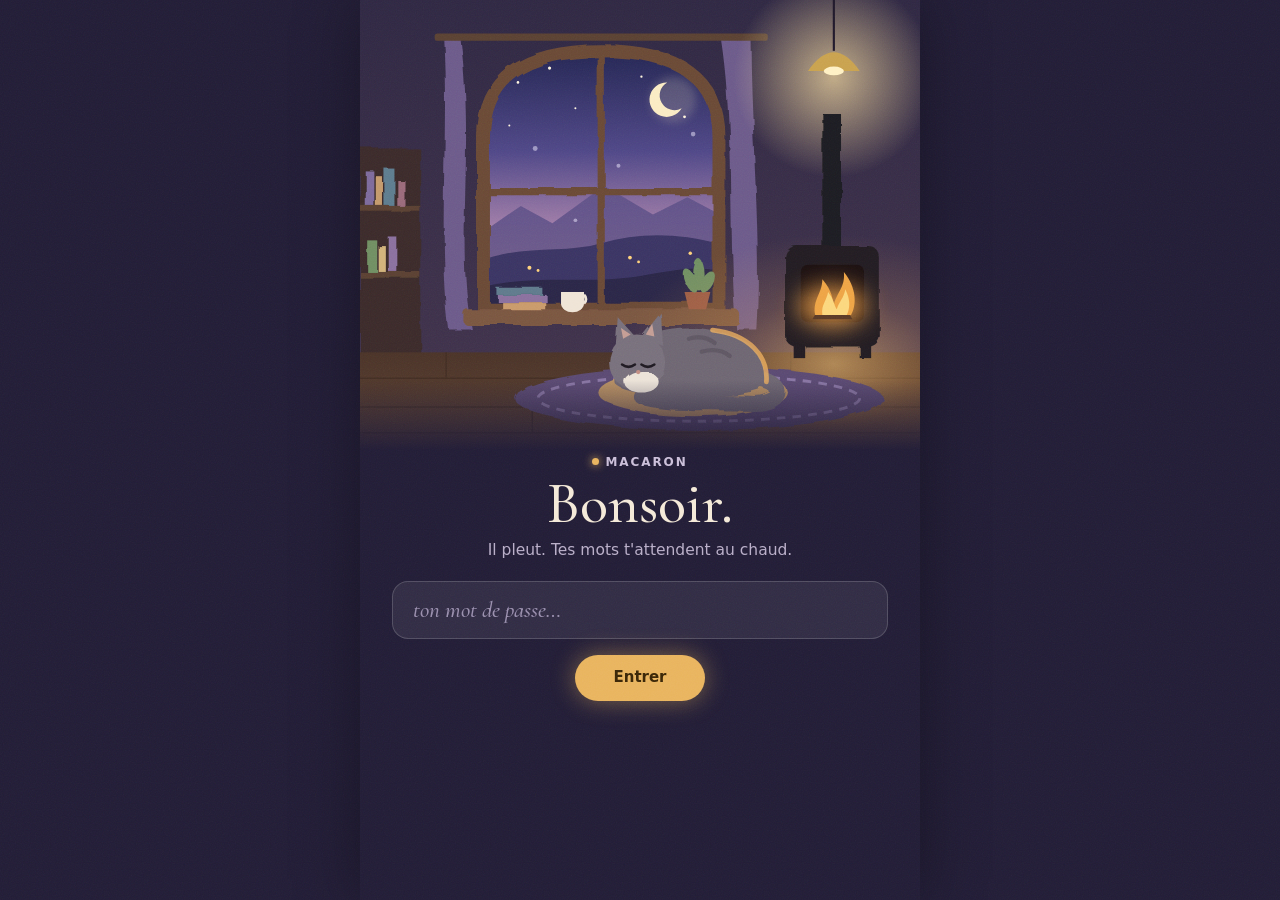
<file: site/index.html>
<!doctype html>
<html lang="fr">
<head>
  <meta charset="utf-8">
  <meta name="viewport" content="width=device-width, initial-scale=1, viewport-fit=cover">
  <title>Macaron</title>
  <meta name="theme-color" content="#221d36">
  <meta name="apple-mobile-web-app-capable" content="yes">
  <meta name="mobile-web-app-capable" content="yes">
  <meta name="apple-mobile-web-app-status-bar-style" content="black-translucent">
  <meta name="apple-mobile-web-app-title" content="Macaron">
  <meta name="robots" content="noindex">
  <link rel="manifest" href="manifest.webmanifest">
  <link rel="icon" href="icons/icon-192.png">
  <link rel="apple-touch-icon" href="icons/apple-touch-icon.png">
  <link rel="preload" href="fonts/cormorant-garamond.woff2" as="font" type="font/woff2" crossorigin>
  <link rel="stylesheet" href="style.css">
</head>
<body class="is-locked">

  <!-- The room at twilight. Original drawing; animated in style.css. -->
  <header class="scene" aria-hidden="true">
    <svg id="scene" viewBox="0 0 390 330" preserveAspectRatio="xMaxYMax slice">
      <defs>
        <linearGradient id="room" x1="0" y1="0" x2="0" y2="1"><stop offset="0" stop-color="#2e2742"/><stop offset="1" stop-color="#43344d"/></linearGradient>
        <linearGradient id="dusk" x1="0" y1="0" x2="0" y2="1"><stop offset="0" stop-color="#232552"/><stop offset=".38" stop-color="#4f4787"/><stop offset=".64" stop-color="#9c7aa6"/><stop offset=".82" stop-color="#dca39a"/><stop offset="1" stop-color="#f3c88c"/></linearGradient>
        <linearGradient id="boards" x1="0" y1="0" x2="0" y2="1"><stop offset="0" stop-color="#4a3328"/><stop offset="1" stop-color="#5e4232"/></linearGradient>
        <radialGradient id="warm"><stop offset="0" stop-color="#ffc977" stop-opacity=".55"/><stop offset=".5" stop-color="#f0a95a" stop-opacity=".18"/><stop offset="1" stop-color="#f0a95a" stop-opacity="0"/></radialGradient>
        <radialGradient id="lampglow"><stop offset="0" stop-color="#ffe3a3" stop-opacity=".7"/><stop offset="1" stop-color="#ffe3a3" stop-opacity="0"/></radialGradient>
        <filter id="blur3" x="-60%" y="-60%" width="220%" height="220%"><feGaussianBlur stdDeviation="3"/></filter>
        <filter id="blur8" x="-80%" y="-80%" width="260%" height="260%"><feGaussianBlur stdDeviation="8"/></filter>
        <filter id="wc"><feTurbulence type="fractalNoise" baseFrequency=".045" numOctaves="3" seed="5"/><feDisplacementMap in="SourceGraphic" scale="4"/></filter>
        <clipPath id="pane"><path d="M86 232 V112 Q86 52 168 52 Q250 52 250 112 V232Z"/></clipPath>
      </defs>

      <rect width="390" height="330" fill="url(#room)"/>

      <!-- Outside: twilight, hills, the village, rain -->
      <g clip-path="url(#pane)">
        <rect x="80" y="50" width="180" height="190" fill="url(#dusk)"/>
        <g class="stars" fill="#fff6e0"><circle cx="110" cy="74" r=".9"/><circle cx="132" cy="64" r="1.1"/><circle cx="196" cy="70" r=".8"/><circle cx="226" cy="98" r="1"/><circle cx="150" cy="92" r=".7"/><circle cx="104" cy="104" r=".7"/></g>
        <path d="M214 74 a12 12 0 1 0 10 18 a10 10 0 1 1 -10 -18z" fill="#fbecc4"/>
        <circle cx="218" cy="86" r="16" fill="#fbecc4" opacity=".18" filter="url(#blur3)"/>
        <path d="M80 182 L112 160 L134 172 L170 146 L204 166 L228 154 L262 172 V240 H80Z" fill="#5c4f86" opacity=".85"/>
        <path d="M80 200 C110 186 140 194 168 186 S226 178 262 190 V240 H80Z" fill="#3a3463"/>
        <path d="M80 218 C120 206 160 216 200 208 S250 204 262 210 V240 H80Z" fill="#2a2647"/>
        <g class="village" fill="#ffd27c"><circle cx="118" cy="203" r="1.4"/><circle cx="124" cy="205" r="1"/><circle cx="188" cy="196" r="1.3"/><circle cx="194" cy="199" r="1"/><circle cx="230" cy="193" r="1.2"/></g>
        <g class="rain" stroke="#d9d3f2" stroke-width=".9" stroke-linecap="round">
          <path d="M96 40 l-5 15" style="--d:-.1s"/><path d="M118 62 l-5 15" style="--d:-.7s"/><path d="M140 38 l-5 15" style="--d:-.35s"/>
          <path d="M162 80 l-5 15" style="--d:-.9s"/><path d="M184 46 l-5 15" style="--d:-.2s"/><path d="M206 88 l-5 15" style="--d:-.55s"/>
          <path d="M236 42 l-5 15" style="--d:-1s"/><path d="M244 100 l-5 15" style="--d:-.45s"/><path d="M104 110 l-5 15" style="--d:-.8s"/>
          <path d="M130 130 l-5 15" style="--d:-.05s"/><path d="M156 108 l-5 15" style="--d:-.65s"/><path d="M178 134 l-5 15" style="--d:-.3s"/>
          <path d="M200 120 l-5 15" style="--d:-.95s"/><path d="M224 138 l-5 15" style="--d:-.15s"/><path d="M110 156 l-5 15" style="--d:-.5s"/>
          <path d="M146 166 l-5 15" style="--d:-.75s"/><path d="M212 160 l-5 15" style="--d:-.25s"/><path d="M90 84 l-5 15" style="--d:-.6s"/>
        </g>
        <g fill="#efeaff" opacity=".5"><circle cx="122" cy="120" r="1.7"/><circle cx="180" cy="132" r="1.4"/><circle cx="232" cy="110" r="1.6"/><circle cx="150" cy="170" r="1.3"/></g>
      </g>
      <g filter="url(#wc)" fill="none" stroke="#6b4a36">
        <path d="M86 232 V112 Q86 52 168 52 Q250 52 250 112 V232Z" stroke-width="9"/>
        <path d="M168 54 V232 M88 150 H248" stroke-width="5"/>
      </g>

      <!-- Curtains -->
      <path d="M70 44 C80 120 66 190 78 246 L62 246 C54 180 62 110 58 44Z" fill="#6c5a8a" filter="url(#wc)"/>
      <path d="M252 44 C262 110 256 180 262 246 L276 246 C280 180 272 110 272 44Z" fill="#6c5a8a" filter="url(#wc)"/>
      <rect x="52" y="40" width="232" height="5" rx="2" fill="#5a4132"/>

      <!-- Sill: books, tea, plant -->
      <rect x="72" y="232" width="192" height="11" rx="3" fill="#7a5640" filter="url(#wc)"/>
      <g filter="url(#wc)"><rect x="96" y="222" width="34" height="5" fill="#8a6f9e"/><rect x="99" y="227" width="30" height="5" fill="#c99a6a"/><rect x="95" y="217" width="32" height="5" fill="#5f7a8c"/></g>
      <g transform="translate(140 214)">
        <path d="M0 6 h16 v8 a8 6 0 0 1 -16 0z" fill="#efe4d6"/><path d="M16 8 a4 4 0 0 1 0 6" fill="none" stroke="#efe4d6" stroke-width="2"/>
        <g class="steam" fill="none" stroke="#fff" stroke-width="1.3" stroke-linecap="round"><path d="M4 2 q-3 -6 1 -11 q3 -5 0 -10"/><path d="M10 2 q-3 -6 1 -11" style="--d:-1.4s"/></g>
      </g>
      <g transform="translate(226 206)">
        <path d="M0 14 h18 l-3 12 h-12z" fill="#9a5a44"/>
        <g fill="#6f8f62" filter="url(#wc)"><ellipse cx="4" cy="6" rx="4" ry="9" transform="rotate(-25 4 6)"/><ellipse cx="10" cy="2" rx="4" ry="11"/><ellipse cx="16" cy="7" rx="4" ry="8" transform="rotate(28 16 7)"/></g>
      </g>

      <!-- Bookshelf -->
      <g filter="url(#wc)">
        <rect x="0" y="120" width="42" height="150" fill="#3a2b2b"/>
        <rect x="0" y="160" width="42" height="4" fill="#5a4132"/><rect x="0" y="206" width="42" height="4" fill="#5a4132"/>
        <rect x="4" y="136" width="6" height="24" fill="#7d6a9c"/><rect x="11" y="140" width="5" height="20" fill="#c49a6c"/><rect x="17" y="134" width="7" height="26" fill="#5d7c8e"/><rect x="26" y="142" width="5" height="18" fill="#9a6a7a"/>
        <rect x="5" y="184" width="7" height="22" fill="#6f8f62"/><rect x="13" y="188" width="5" height="18" fill="#d1b27a"/><rect x="20" y="182" width="6" height="24" fill="#8a6f9e"/>
      </g>

      <!-- Hanging lamp -->
      <circle class="lamp-glow" cx="330" cy="70" r="70" fill="url(#lampglow)"/>
      <line x1="330" y1="0" x2="330" y2="52" stroke="#20192b" stroke-width="1.5"/>
      <path d="M312 66 Q330 40 348 66Z" fill="#c9a24e"/><ellipse cx="330" cy="66" rx="7" ry="3" fill="#fff1c4"/>

      <!-- Floor -->
      <rect y="262" width="390" height="68" fill="url(#boards)"/>
      <g stroke="#3a281f" stroke-width="1" opacity=".6"><path d="M0 280 H390 M0 300 H390 M0 318 H390"/><path d="M60 262 v18 M180 280 v20 M300 262 v18 M120 300 v18 M250 300 v18"/></g>

      <!-- Stove and fire -->
      <ellipse class="fire-light" cx="330" cy="270" rx="150" ry="90" fill="url(#warm)"/>
      <g filter="url(#wc)">
        <rect x="322" y="96" width="13" height="100" fill="#1f1a20"/>
        <rect x="296" y="188" width="66" height="70" rx="8" fill="#241e24"/><rect x="302" y="254" width="8" height="12" fill="#241e24"/><rect x="348" y="254" width="8" height="12" fill="#241e24"/>
      </g>
      <rect x="307" y="201" width="44" height="40" rx="5" fill="#1a1012"/>
      <ellipse class="embers" cx="329" cy="230" rx="24" ry="14" fill="#f0a14a" opacity=".85" filter="url(#blur8)"/>
      <path d="M315 239 h28 l-3 -5 h-22z" fill="#5a3a26"/>
      <g class="flame"><path d="M317 236 C315 225 322 221 322 211 C329 219 329 225 330 229 C332 220 338 217 337 206 C346 217 346 229 342 236Z" fill="#eea445"/></g>
      <g class="flame inner"><path d="M322 236 C321 229 325 226 326 220 C330 225 330 229 332 232 C334 226 337 224 338 218 C342 226 341 232 339 236Z" fill="#fbd77e"/></g>

      <!-- Rug -->
      <ellipse cx="236" cy="294" rx="128" ry="22" fill="#5a4a72" filter="url(#wc)"/>
      <ellipse cx="236" cy="294" rx="112" ry="16" fill="none" stroke="#9c88b8" stroke-width="2" stroke-dasharray="6 5" opacity=".7"/>

      <!-- The cat, asleep by the fire -->
      <g transform="translate(232 290) scale(1.5) translate(-196 -250)">
        <ellipse cx="196" cy="250" rx="44" ry="11" fill="#b78f62" filter="url(#wc)"/>
        <g class="cat">
          <g filter="url(#wc)">
            <path class="tail" d="M226 244 C240 246 238 256 222 255 C205 254 182 256 172 252" fill="none" stroke="#6e6672" stroke-width="7" stroke-linecap="round"/>
            <path d="M160 246 C158 228 178 218 198 220 C220 222 232 232 230 246 C226 254 166 254 160 246Z" fill="#6e6672"/>
            <circle cx="170" cy="236" r="13" fill="#78707b"/>
            <path d="M160 229 L161 215 L170 225Z M172 224 L181 213 L182 228Z" fill="#78707b"/>
            <ellipse cx="172" cy="245" rx="8" ry="5" fill="#ece3d8"/>
          </g>
          <path d="M205 221 C222 223 231 233 230 245" fill="none" stroke="#f2b25e" stroke-width="2.2" stroke-linecap="round" opacity=".75"/>
          <path d="M162.5 220 l1 5 l3.5 -2z M177 218 l-3 5 l4 1z" fill="#d7a99a" opacity=".8"/>
          <path d="M163 237 q3 2.2 6 0 M172 237 q3 2.2 6 0" fill="none" stroke="#1f1a22" stroke-width="1.2" stroke-linecap="round"/>
          <circle cx="170.5" cy="240.5" r="1" fill="#c48f84"/>
          <path d="M194 225 q7 -2 12 2 M200 231 q8 -2 13 2" fill="none" stroke="#554e5a" stroke-width="2" stroke-linecap="round" opacity=".6"/>
        </g>
      </g>
      <g class="zzz" font-family="Cormorant Garamond, serif" font-style="italic" fill="#e9d8b8">
        <text x="186" y="252" font-size="15">z</text>
        <text x="176" y="240" font-size="11" style="--d:-1.5s">z</text>
      </g>
    </svg>
  </header>

  <!-- Locked: the passcode -->
  <section id="lock" class="lock">
    <div class="kick"><i></i>macaron</div>
    <h1 class="serif" id="lock-hello">Bonsoir.</h1>
    <p class="lock-line">Il pleut. Tes mots t'attendent au chaud.</p>
    <form id="lock-form" autocomplete="off">
      <input id="passcode" class="serif" type="password" placeholder="ton mot de passe…" autocomplete="current-password" aria-label="Mot de passe" enterkeyhint="go">
      <button type="submit" class="btn" id="enter">Entrer</button>
      <p class="lock-msg" id="lock-msg" role="status"></p>
    </form>
  </section>

  <!-- Unlocked -->
  <main id="home" class="home" hidden>
    <div class="greet">
      <h1 class="serif"><span id="hello">Bonsoir.</span><em>Un mot de plus&nbsp;?</em></h1>
      <p id="stats"></p>
    </div>
    <div class="sheet">
      <nav class="tags" id="tags" aria-label="Épisodes"></nav>
      <div class="ep" id="ep"></div>
      <div id="words"></div>
      <p class="empty" id="empty" hidden>Pas encore de mots. Envoie un épisode depuis Dual Subs, il arrive ici quelques minutes après.</p>
      <footer class="foot">
        <p>Sentences from <a href="https://tatoeba.org" target="_blank" rel="noopener">Tatoeba</a> (CC BY 2.0 FR). Voice: Piper “Tom”.</p>
        <button type="button" id="lock-again" class="link">Verrouiller</button>
      </footer>
    </div>
  </main>

  <script src="app.js"></script>
</body>
</html>
</file>
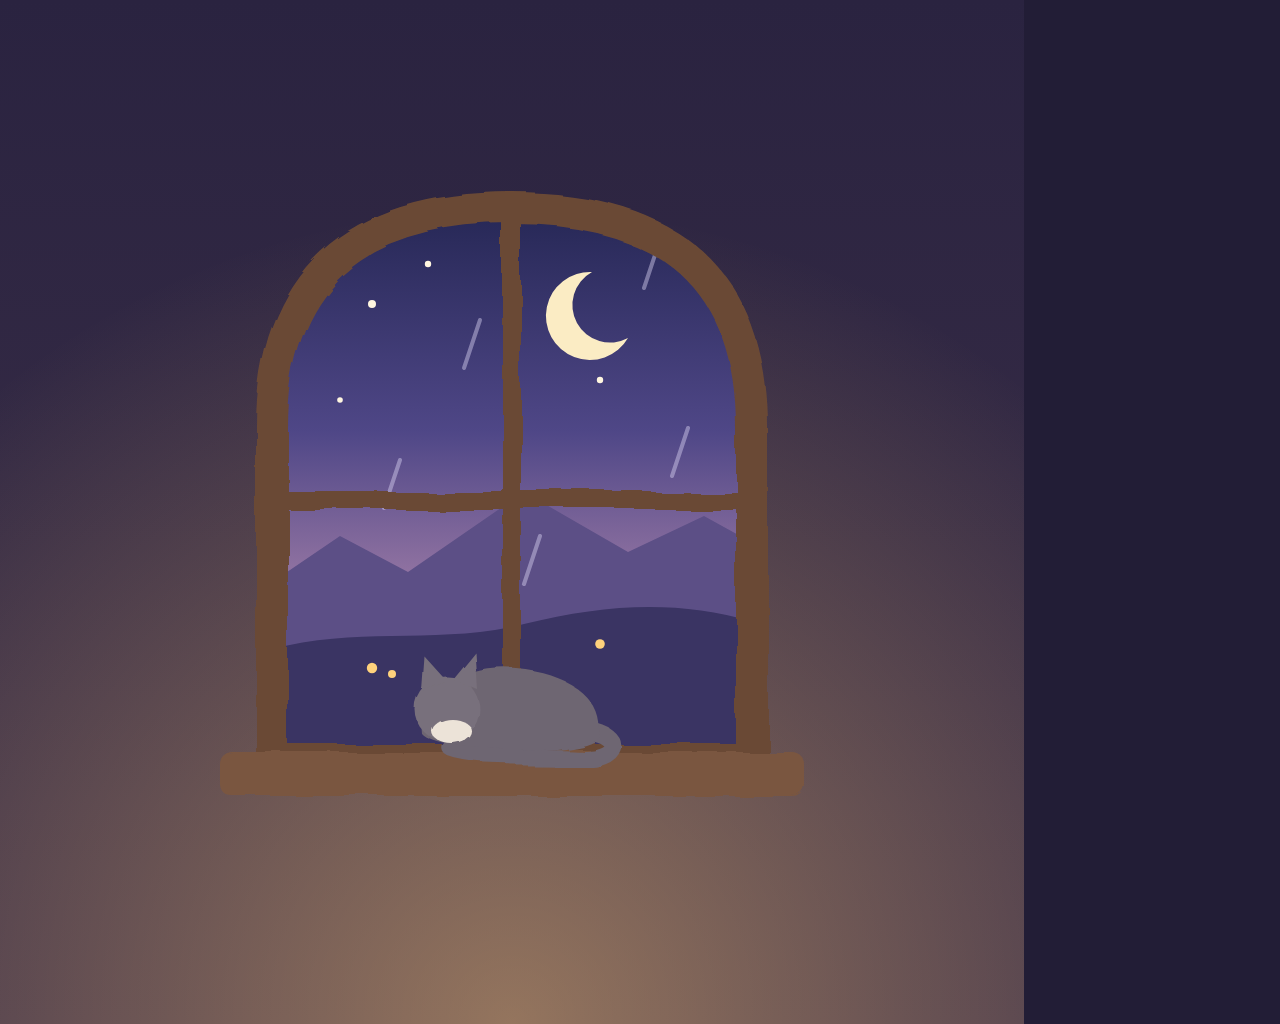
<file: tools/icon.html>
<!doctype html><html><head><meta charset="utf-8"><style>html,body{margin:0;background:#221d36}svg{display:block}</style></head><body>
<!-- Macaron's icon: an arched window at twilight, the moon, and the cat asleep on the sill. Rendered to PNG by tools/icons.sh. -->
<svg width="1024" height="1024" viewBox="0 0 512 512" xmlns="http://www.w3.org/2000/svg">
 <defs>
  <linearGradient id="room" x1="0" y1="0" x2="0" y2="1"><stop offset="0" stop-color="#2a2340"/><stop offset="1" stop-color="#3d3049"/></linearGradient>
  <linearGradient id="dusk" x1="0" y1="0" x2="0" y2="1"><stop offset="0" stop-color="#232552"/><stop offset=".4" stop-color="#4f4787"/><stop offset=".68" stop-color="#9c7aa6"/><stop offset=".86" stop-color="#dca39a"/><stop offset="1" stop-color="#f3c88c"/></linearGradient>
  <radialGradient id="warm" cx=".5" cy="1" r=".8"><stop offset="0" stop-color="#ffc977" stop-opacity=".45"/><stop offset="1" stop-color="#ffc977" stop-opacity="0"/></radialGradient>
  <clipPath id="pane"><path d="M136 380 V214 Q136 104 256 104 Q376 104 376 214 V380Z"/></clipPath>
  <filter id="wc"><feTurbulence type="fractalNoise" baseFrequency=".03" numOctaves="3" seed="5"/><feDisplacementMap in="SourceGraphic" scale="5"/></filter>
 </defs>
 <rect width="512" height="512" fill="url(#room)"/>
 <rect width="512" height="512" fill="url(#warm)"/>
 <g clip-path="url(#pane)">
  <rect x="120" y="96" width="272" height="300" fill="url(#dusk)"/>
  <g fill="#fff6e0"><circle cx="186" cy="152" r="2"/><circle cx="214" cy="132" r="1.6"/><circle cx="300" cy="190" r="1.6"/><circle cx="170" cy="200" r="1.4"/></g>
  <path d="M296 136 a22 22 0 1 0 18 33 a18 18 0 1 1 -18 -33z" fill="#fbecc4"/>
  <path d="M120 302 L170 268 L204 286 L262 246 L314 276 L352 258 L392 280 V400 H120Z" fill="#5c4f86"/>
  <path d="M120 330 C170 310 214 324 262 312 S350 300 392 316 V400 H120Z" fill="#3a3463"/>
  <g fill="#ffd27c"><circle cx="186" cy="334" r="2.6"/><circle cx="196" cy="337" r="2"/><circle cx="300" cy="322" r="2.4"/></g>
  <g stroke="#d9d3f2" stroke-width="2" stroke-linecap="round" opacity=".45"><path d="M168 120 l-8 24"/><path d="M240 160 l-8 24"/><path d="M330 120 l-8 24"/><path d="M200 230 l-8 24"/><path d="M344 214 l-8 24"/><path d="M270 268 l-8 24"/></g>
 </g>
 <g filter="url(#wc)" fill="none" stroke="#6b4a36"><path d="M136 380 V214 Q136 104 256 104 Q376 104 376 214 V380Z" stroke-width="16"/><path d="M256 106 V380 M138 250 H374" stroke-width="9"/></g>
 <rect x="110" y="376" width="292" height="22" rx="6" fill="#7a5640" filter="url(#wc)"/>
 <g transform="translate(256 372) scale(1.25) translate(-196 -250)" filter="url(#wc)">
  <path d="M226 244 C240 246 238 256 222 255 C205 254 182 256 172 252" fill="none" stroke="#6e6672" stroke-width="7" stroke-linecap="round"/>
  <path d="M160 246 C158 228 178 218 198 220 C220 222 232 232 230 246 C226 254 166 254 160 246Z" fill="#6e6672"/>
  <circle cx="170" cy="236" r="13" fill="#78707b"/>
  <path d="M160 229 L161 215 L170 225Z M172 224 L181 213 L182 228Z" fill="#78707b"/>
  <ellipse cx="172" cy="245" rx="8" ry="5" fill="#ece3d8"/>
 </g>
</svg></body></html>
</file>
<file: site/style.css>
/* Macaron: a room at twilight above, the words on warm paper below. */
@font-face { font-family: "Cormorant Garamond"; src: url("fonts/cormorant-garamond.woff2") format("woff2"); font-weight: 300 700; font-style: normal; font-display: swap; }
@font-face { font-family: "Cormorant Garamond"; src: url("fonts/cormorant-garamond-italic.woff") format("woff"); font-weight: 500; font-style: italic; font-display: swap; }

:root {
  --night: #221d36;
  --night-2: #2c2540;
  --paper: #f5efe9;
  --card: #fffaf4;
  --ink: #272138;
  --soft-ink: #55496a;
  --muted: #8a7f96;
  --faint: #b9adb8;
  --line: #e7ddd8;
  --cream: #f4e9d8;
  --lilac: #b9aec8;
  --gold: #e9b45e;
  --gold-ink: #3a2608;
  --gold-soft: #f3e6d0;
  --violet: #6e5b9a;
  --blue: #5f7e9c;
  --mauve: #a8778c;
  --moss: #6f8f62;
  --serif: "Cormorant Garamond", "Iowan Old Style", Georgia, serif;
  --sans: -apple-system, BlinkMacSystemFont, "Segoe UI", system-ui, sans-serif;
  color-scheme: light;
}

* { box-sizing: border-box; }
html { background: var(--night); -webkit-text-size-adjust: 100%; }
body {
  max-width: 560px;
  min-height: 100vh;
  min-height: 100dvh;
  margin: 0 auto;
  font: 15px/1.45 var(--sans);
  color: var(--ink);
  background: var(--night);
  -webkit-tap-highlight-color: transparent;
}
body::after { /* paper grain over everything */
  content: "";
  position: fixed;
  inset: 0;
  pointer-events: none;
  opacity: .22;
  mix-blend-mode: soft-light;
  background-image: url("data:image/svg+xml;utf8,<svg xmlns='http://www.w3.org/2000/svg' width='220' height='220'><filter id='n'><feTurbulence type='fractalNoise' baseFrequency='.85' numOctaves='3'/></filter><rect width='220' height='220' filter='url(%23n)'/></svg>");
}
.serif { font-family: var(--serif); font-weight: 500; }
button { font: inherit; color: inherit; }
[hidden] { display: none !important; }

/* ---------- The scene ---------- */
.scene { position: relative; height: 250px; overflow: hidden; }
.scene svg { display: block; width: 100%; height: 100%; }
.is-locked .scene { height: min(450px, 56vh); }
.is-locked .scene::after {
  content: "";
  position: absolute;
  left: 0; right: 0; bottom: 0;
  height: 70px;
  background: linear-gradient(rgba(34, 29, 54, 0), var(--night));
}

.rain path { opacity: 0; animation: fall 1.1s linear infinite; animation-delay: var(--d, 0s); }
@keyframes fall {
  0% { transform: translate(5px, -20px); opacity: 0; }
  15% { opacity: .5; }
  100% { transform: translate(-48px, 170px); opacity: .15; }
}
.flame { transform-box: fill-box; transform-origin: 50% 100%; animation: flicker 1.6s ease-in-out infinite alternate; }
.flame.inner { animation-duration: 1.1s; animation-delay: -.4s; }
@keyframes flicker {
  0% { transform: scale(1, 1) skewX(0deg); }
  30% { transform: scale(.94, 1.08) skewX(-2deg); }
  60% { transform: scale(1.03, .93) skewX(2deg); }
  100% { transform: scale(.97, 1.05) skewX(-1deg); }
}
.embers, .fire-light { animation: glow 2.4s ease-in-out infinite alternate; }
.lamp-glow { animation: glow 6s ease-in-out infinite alternate; }
@keyframes glow { from { opacity: .75; } to { opacity: 1; } }
.steam path { opacity: 0; animation: steam 2.8s ease-out infinite; animation-delay: var(--d, 0s); }
@keyframes steam {
  0% { transform: translateY(4px); opacity: 0; }
  30% { opacity: .5; }
  100% { transform: translateY(-8px); opacity: 0; }
}
.cat { transform-box: fill-box; transform-origin: 50% 100%; animation: breathe 3.6s ease-in-out infinite; }
@keyframes breathe { 50% { transform: scale(1.012, 1.035); } }
.tail { transform-box: fill-box; transform-origin: 0% 0%; animation: tail 9s ease-in-out infinite; }
@keyframes tail { 0%, 82%, 100% { transform: rotate(0deg); } 86% { transform: rotate(-7deg); } 90% { transform: rotate(2deg); } 94% { transform: rotate(-4deg); } }
.zzz text { opacity: 0; animation: zzz 3s ease-in-out infinite; animation-delay: var(--d, 0s); }
@keyframes zzz { 0% { opacity: 0; transform: translate(0, 4px); } 40% { opacity: .7; } 100% { opacity: 0; transform: translate(-6px, -10px); } }
.stars circle:nth-child(odd) { animation: glow 3.3s ease-in-out infinite alternate; }
.village circle:nth-child(2n) { animation: glow 4.5s ease-in-out infinite alternate; }

@media (prefers-reduced-motion: reduce) {
  .scene * { animation: none !important; }
  .rain path { opacity: .35; }
  .steam path { opacity: .4; }
}

/* ---------- Locked ---------- */
.lock { padding: 0 32px 48px; text-align: center; color: var(--cream); }
.kick, .greet .kick {
  display: inline-flex; align-items: center; gap: 6px;
  margin-bottom: 6px;
  font: 600 12px var(--sans); letter-spacing: .16em; text-transform: uppercase;
  color: #cbbfd9;
}
.kick i { width: 7px; height: 7px; border-radius: 50%; background: var(--gold); box-shadow: 0 0 8px var(--gold); }
.lock h1 { margin: 0; font-size: 58px; line-height: 1; }
.lock-line { margin: 6px 0 20px; color: var(--lilac); font-size: 15.5px; }
#passcode {
  width: 100%;
  padding: 14px 20px;
  border-radius: 16px;
  border: 1px solid rgba(255, 255, 255, .16);
  background: rgba(255, 255, 255, .07);
  color: var(--cream);
  font-size: 23px;
  outline: none;
}
#passcode::placeholder { color: #9a8fae; font-style: italic; }
#passcode:focus { border-color: rgba(233, 180, 94, .7); box-shadow: 0 0 0 3px rgba(233, 180, 94, .18); }
.btn {
  margin-top: 16px;
  padding: 12px 38px;
  border: 0;
  border-radius: 999px;
  background: var(--gold);
  color: var(--gold-ink);
  font-weight: 650;
  box-shadow: 0 0 24px rgba(233, 180, 94, .45);
  cursor: pointer;
}
.btn:disabled { opacity: .6; }
.lock-msg { min-height: 1.4em; margin: 14px 0 0; color: #f0c2a8; font-size: 14px; }
.shake { animation: shake .4s; }
@keyframes shake { 20%, 60% { transform: translateX(-8px); } 40%, 80% { transform: translateX(8px); } }

/* ---------- Home ---------- */
.greet { padding: 4px 24px 40px; color: var(--cream); background: linear-gradient(var(--night), var(--night-2)); }
.greet h1 { margin: 0; font-size: 44px; line-height: 1; }
.greet h1 em { display: block; margin-top: 2px; font-size: 31px; font-style: italic; color: var(--gold); }
.greet p { margin: 10px 0 0; color: var(--lilac); font-size: 14.5px; }
.greet b { color: var(--cream); font-weight: 600; }

.sheet {
  position: relative;
  margin-top: -22px;
  min-height: 60vh;
  padding-bottom: calc(24px + env(safe-area-inset-bottom));
  border-radius: 28px 28px 0 0;
  background: var(--paper);
}

.tags {
  display: flex;
  gap: 8px;
  padding: 20px 24px 4px;
  overflow-x: auto;
  scrollbar-width: none;
  -webkit-mask-image: linear-gradient(90deg, #000 85%, transparent);
          mask-image: linear-gradient(90deg, #000 85%, transparent);
}
.tags::-webkit-scrollbar { display: none; }
.tag {
  flex: none;
  padding: 6px 14px;
  border: 1.3px solid var(--tag-line);
  border-radius: 999px;
  background: var(--card);
  color: var(--tag);
  font-size: 13.5px;
  white-space: nowrap;
  cursor: pointer;
}
.tag[aria-pressed="true"] { background: var(--tag); border-color: var(--tag); color: #fff; }

.ep { padding: 12px 24px 0; }
.kicker { font: 600 11px var(--sans); letter-spacing: .14em; text-transform: uppercase; color: var(--muted); }
.ep h2 { margin: 3px 0 0; font-size: 31px; line-height: 1.05; }

h3 {
  display: flex; align-items: center; gap: 7px;
  margin: 18px 24px 2px;
  font: 600 11px var(--sans); letter-spacing: .14em; text-transform: uppercase;
  color: var(--muted);
}
h3 i { width: 7px; height: 7px; border-radius: 50%; background: var(--dot); }

ol.words { margin: 0; padding: 0; list-style: none; }
.w {
  margin: 0 24px;
  border-bottom: 1px solid var(--line);
  transition: margin .35s ease, background .35s ease, border-color .35s ease, box-shadow .35s ease, border-radius .35s ease;
}
.w .head { display: flex; align-items: center; }
.w .row {
  flex: 1;
  display: flex; align-items: baseline; gap: 12px;
  min-width: 0;
  padding: 12px 0;
  border: 0;
  background: none;
  text-align: left;
  cursor: pointer;
}
.w .fr { font-family: var(--serif); font-size: 28px; line-height: 1; font-weight: 600; transition: font-size .35s ease; }
.w .en { flex: 1; min-width: 0; overflow: hidden; text-overflow: ellipsis; white-space: nowrap; color: var(--muted); font-size: 14.5px; }
.w .n { color: var(--faint); font-size: 12px; }
.w .heard-dot { width: 6px; height: 6px; border-radius: 50%; background: var(--gold); align-self: center; opacity: 0; }
.w.heard .heard-dot { opacity: 1; }

.play {
  display: grid; place-items: center;
  flex: none;
  width: 46px; height: 46px;
  padding: 0;
  border: 0;
  border-radius: 50%;
  background: var(--gold);
  color: var(--gold-ink);
  box-shadow: 0 6px 18px rgba(233, 180, 94, .45);
  cursor: pointer;
}
.play.small { width: 36px; height: 36px; background: var(--gold-soft); color: #7a5218; box-shadow: none; }
.play.playing { animation: pulse .9s ease-in-out infinite; }
@keyframes pulse { 50% { transform: scale(1.08); } }
.w .head .play { width: 0; opacity: 0; overflow: hidden; transition: width .3s ease, opacity .3s ease; }

/* Unfolding: the grid row grows from 0 to its content's height */
.fold { display: grid; grid-template-rows: 0fr; transition: grid-template-rows .35s ease; }
.fold > div { overflow: hidden; }
.w.open .fold { grid-template-rows: 1fr; }
.w.open {
  margin: 6px 12px;
  padding: 0 12px;
  border-color: transparent;
  border-radius: 22px;
  background: var(--card);
  box-shadow: 0 12px 30px rgba(60, 40, 90, .13), 0 0 0 1px #eadfd6;
}
.w.open .fr { font-size: 40px; }
.w.open .n, .w.open .en, .w.open .heard-dot { display: none; }
.w.open .head .play { width: 46px; opacity: 1; }

.more { padding: 0 0 18px; }
.tr { margin: 0; font-size: 16px; color: var(--soft-ink); }
.tr[lang="ar"] { margin-top: 2px; font-size: 18px; }
.forms { margin: 6px 0 0; color: var(--muted); font-size: 13.5px; }
.forms em { font-family: var(--serif); font-size: 17px; color: var(--ink); }
.ex { display: flex; gap: 12px; align-items: flex-start; margin-top: 14px; padding-top: 14px; border-top: 1px dashed #e4d6cc; }
.ex > div { flex: 1; }
.ex p { margin: 0; }
.ex .fr-s { font-family: var(--serif); font-size: 25px; line-height: 1.15; }
.ex .en-s { margin-top: 5px; color: var(--soft-ink); font-size: 14.5px; }
.ex .src { margin-top: 8px; font-size: 11.5px; }
.ex .src a { color: var(--faint); text-decoration: none; }
.no-ex { margin: 12px 0 0; color: var(--faint); font-size: 13px; font-style: italic; }

.empty { margin: 28px 24px; color: var(--muted); font-size: 15px; }
.foot { display: flex; justify-content: space-between; align-items: center; gap: 16px; margin: 36px 24px 0; color: var(--faint); font-size: 11.5px; }
.foot p { margin: 0; }
.foot a { color: inherit; }
.link { padding: 0; border: 0; background: none; color: var(--muted); font-size: 12px; text-decoration: underline; cursor: pointer; }

@media (min-width: 561px) {
  body { box-shadow: 0 0 60px rgba(0, 0, 0, .35); }
}
</file>
